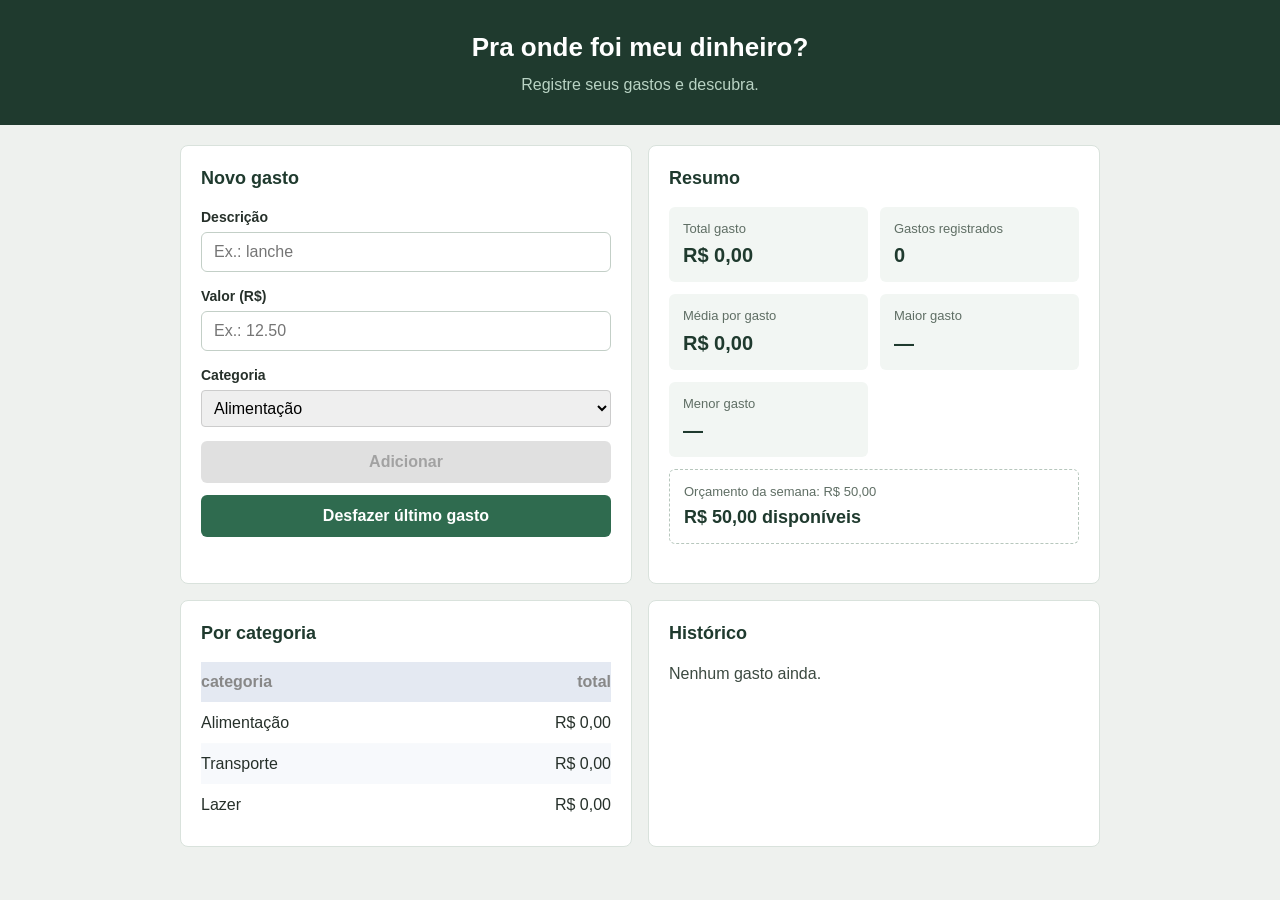
<file: 14_10/index.html>
<!DOCTYPE html>
<html lang="pt-BR">

<head>
    <meta charset="UTF-8">
    <meta name="viewport" content="width=device-width, initial-scale=1.0">
    <title>Pra onde foi meu dinheiro?</title>
    <link rel="stylesheet" href="style.css">
    <script src="script.js" defer></script>
</head>

<body>

    <header class="topo">
        <h1>Pra onde foi meu dinheiro?</h1>
        <p>Registre seus gastos e descubra.</p>
    </header>

    <main class="painel">

        <section class="cartao novo-gasto">
            <h2>Novo gasto</h2>

            <form class="formulario">
                <p>
                    <label for="descricao">Descrição</label>
                    <input type="text" id="descricao" class="campo-descricao" placeholder="Ex.: lanche">
                </p>

                <p>
                    <label for="valor">Valor (R$)</label>
                    <input type="number" id="valor" class="campo-valor" step="0.01" placeholder="Ex.: 12.50">
                </p>

                <p>
                    <label for="categoria">Categoria</label>
                    <select id="categoria" class="campo-categoria">
                        <!-- As opções serão preenchidas dinamicamente pelo JavaScript -->
                    </select>
                </p>

                <button type="submit">Adicionar</button>
                <br>
                <button type="button" class="botao-desfazer">Desfazer último gasto</button>

                <p class="erro"></p>
            </form>
        </section>

        <!-- Cartão "Por categoria" para exibir os totais -->
        <section class="cartao por-categoria">
            <h2>Por categoria</h2>
            <div class="lista-categorias">
                <!-- A tabela de totais por categoria será gerada dinamicamente -->
            </div>
        </section>

        <section class="cartao resumo">
            <h2>Resumo</h2>

            <div class="indicadores">
                <div class="indicador">
                    <span class="rotulo">Total gasto</span>
                    <strong class="total">R$ 0,00</strong>
                </div>

                <div class="indicador">
                    <span class="rotulo">Gastos registrados</span>
                    <strong class="quantidade">0</strong>
                </div>

                <div class="indicador">
                    <span class="rotulo">Média por gasto</span>
                    <strong class="media">R$ 0,00</strong>
                </div>

                <div class="indicador">
                    <span class="rotulo">Maior gasto</span>
                    <strong class="maior">—</strong>
                </div>

                <div class="indicador">
                    <span class="rotulo">Menor gasto</span>
                    <strong class="menor">—</strong>
                </div>
            </div>

            <div class="orcamento">
                <span class="rotulo">Orçamento da semana: R$ 50,00</span>
                <strong class="restante">R$ 50,00 disponíveis</strong>
            </div>
        </section>

        <!-- Cartão de Histórico corrigido -->
        <section class="cartao historico-cartao">
            <h2>Histórico</h2>
            <div class="historico">Nenhum gasto ainda.</div>
        </section>

    </main>

</body>

</html>
</file>
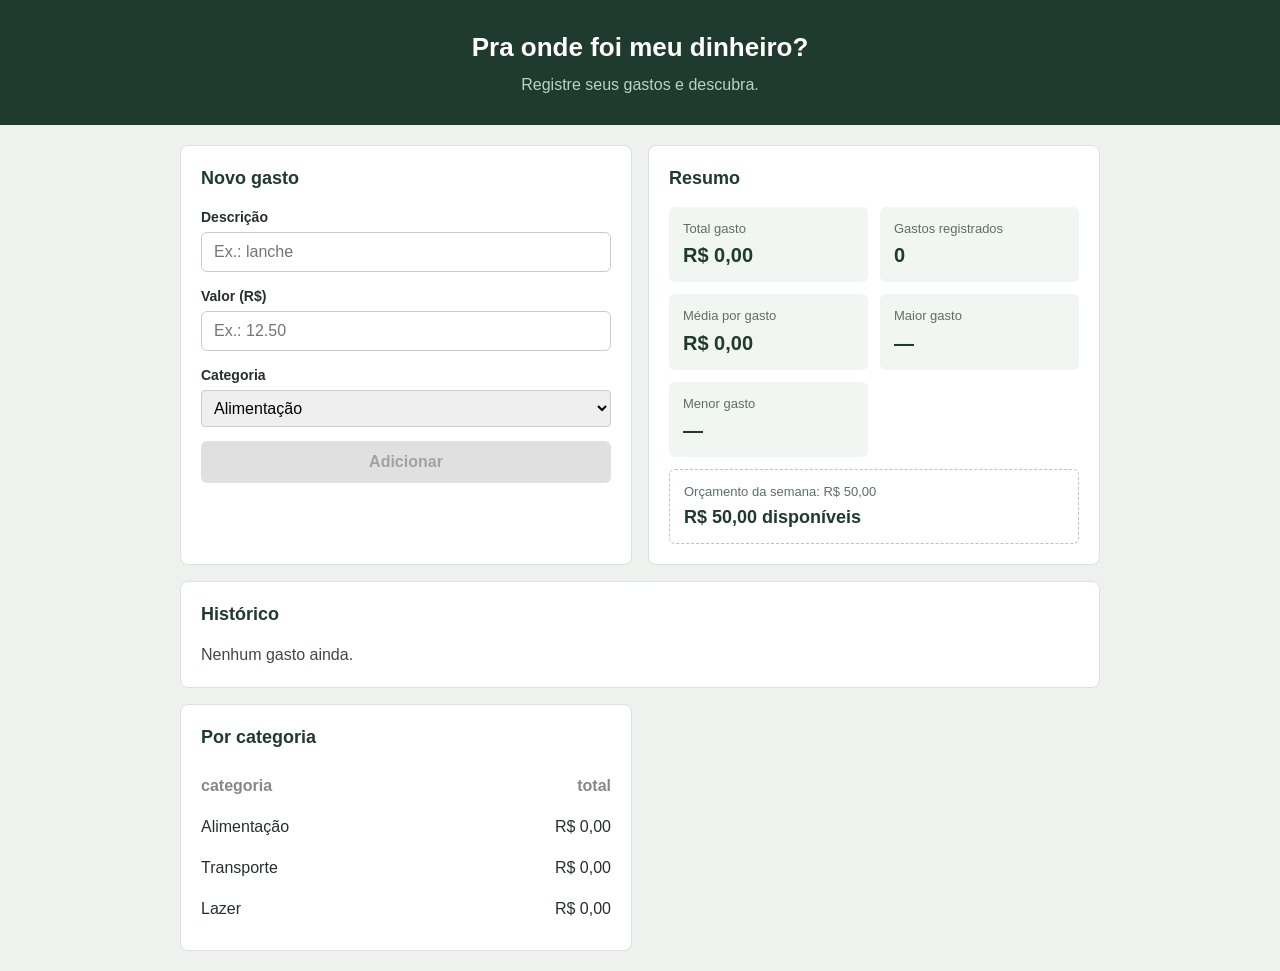
<file: 28_09/index.html>
<!DOCTYPE html>
<html lang="pt-BR">

<head>
    <meta charset="UTF-8">
    <meta name="viewport" content="width=device-width, initial-scale=1.0">
    <title>Pra onde foi meu dinheiro?</title>
    <link rel="stylesheet" href="style.css">
    <script src="script.js" defer></script>
</head>

<body>

    <header class="topo">
        <h1>Pra onde foi meu dinheiro?</h1>
        <p>Registre seus gastos e descubra.</p>
    </header>

    <main class="painel">

        <section class="cartao novo-gasto">
            <h2>Novo gasto</h2>

            <form class="formulario">
                <p>
                    <label for="descricao">Descrição</label>
                    <input type="text" id="descricao" class="campo-descricao" placeholder="Ex.: lanche">
                </p>

                <p>
                    <label for="valor">Valor (R$)</label>
                    <input type="number" id="valor" class="campo-valor" step="0.01" placeholder="Ex.: 12.50">
                </p>

                <!-- NOVO: Campo para seleção da categoria -->
                <p>
                    <label for="categoria">Categoria</label>
                    <select id="categoria" class="campo-categoria">
                        <!-- As opções serão preenchidas dinamicamente pelo JavaScript -->
                    </select>
                </p>

                <button type="submit">Adicionar</button>

                <p class="erro"></p>
            </form>
        </section>

        <!-- NOVO: Cartão "Por categoria" para exibir os totais -->
        <section class="cartao por-categoria">
            <h2>Por categoria</h2>
            <div class="lista-categorias">
                <!-- A tabela/lista de totais por categoria será gerada dinamicamente pelo JavaScript -->
            </div>
        </section>

        <section class="cartao resumo">
            <h2>Resumo</h2>

            <div class="indicadores">
                <div class="indicador">
                    <span class="rotulo">Total gasto</span>
                    <strong class="total">R$ 0,00</strong>
                </div>

                <div class="indicador">
                    <span class="rotulo">Gastos registrados</span>
                    <strong class="quantidade">0</strong>
                </div>

                <div class="indicador">
                    <span class="rotulo">Média por gasto</span>
                    <strong class="media">R$ 0,00</strong>
                </div>

                <div class="indicador">
                    <span class="rotulo">Maior gasto</span>
                    <strong class="maior">—</strong>
                </div>

                <div class="indicador">
                    <span class="rotulo">Menor gasto</span>
                    <strong class="menor">—</strong>
                </div>
            </div>

            <div class="orcamento">
                <span class="rotulo">Orçamento da semana: R$ 50,00</span>
                <strong class="restante">R$ 50,00 disponíveis</strong>
            </div>
        </section>

        <section class="cartao historico-cartao">
            <h2>Histórico</h2>
            <p class="historico">Nenhum gasto ainda.</p>
        </section>

    </main>

</body>

</html>
</file>
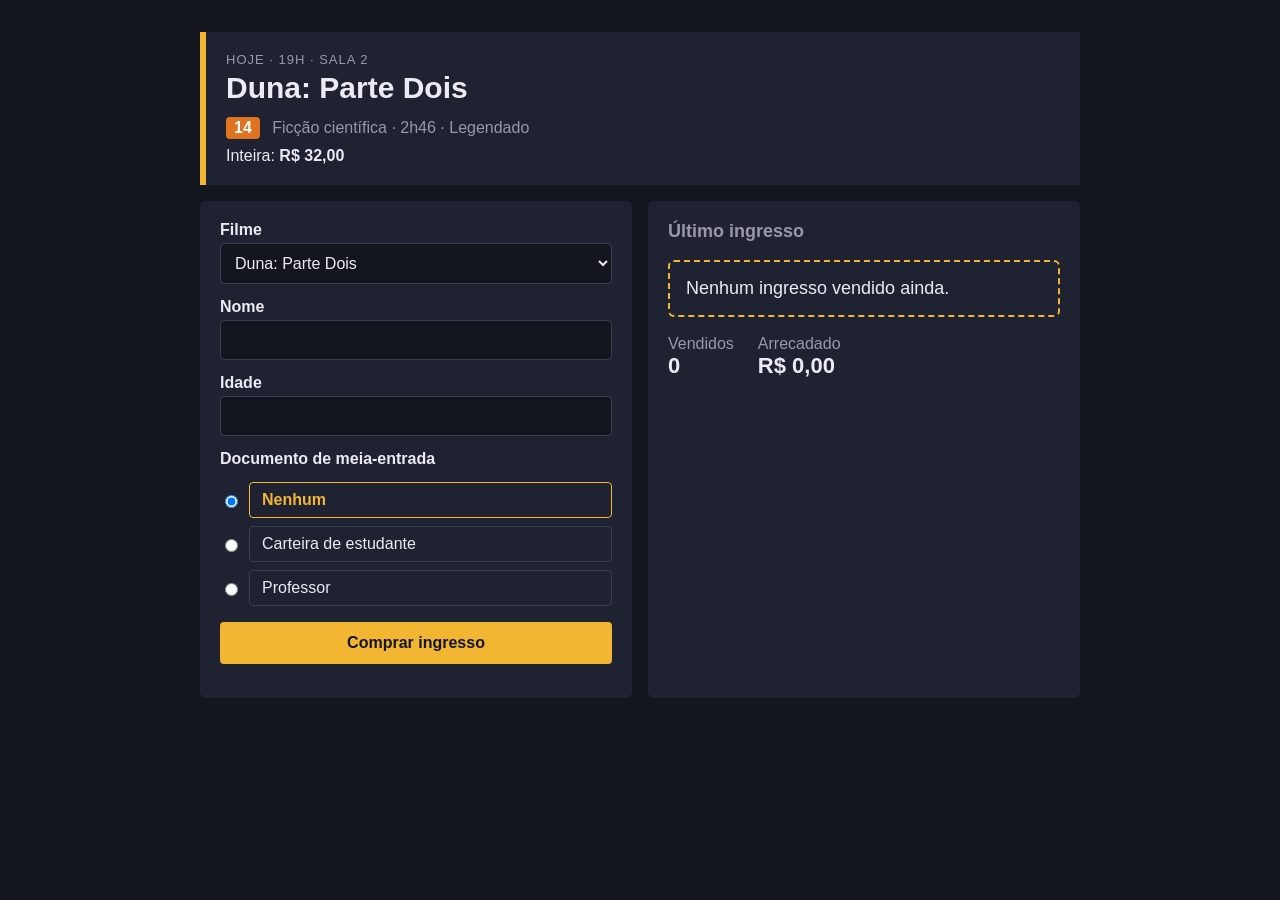
<file: 02_10/4-arrays/index.html>
<!DOCTYPE html>
<html lang="pt-BR">

<head>
    <meta charset="UTF-8">
    <meta name="viewport" content="width=device-width, initial-scale=1.0">
    <title>Bilheteria</title>
    <link rel="stylesheet" href="style.css">
    <script src="script.js" defer></script>
</head>

<body>

    <main class="bilheteria">

        <header class="cartaz">
            <p class="sessao">Hoje · 19h · Sala 2</p>
            <h1 class="titulo-filme">Duna: Parte Dois</h1>
            <p class="detalhes">
                <span class="classificacao-filme">14</span>
                <span class="detalhes-filme">Ficção científica · 2h46 · Legendado</span>
            </p>
            <p class="preco">Inteira: <strong class="preco-filme">R$ 32,00</strong></p>
        </header>

        <form class="formulario">
            <p>
                <label for="filme">Filme</label>
                <select id="filme" class="campo-filme"></select>
            </p>

            <p>
                <label for="nome">Nome</label>
                <input type="text" id="nome" class="campo-nome">
            </p>

            <p>
                <label for="idade">Idade</label>
                <input type="number" id="idade" class="campo-idade">
            </p>

            <p class="rotulo">Documento de meia-entrada</p>
            <p class="opcao">
                <input type="radio" id="nenhum" name="documento" value="nenhum" checked>
                <label for="nenhum">Nenhum</label>
            </p>
            <p class="opcao">
                <input type="radio" id="estudante" name="documento" value="estudante">
                <label for="estudante">Carteira de estudante</label>
            </p>
            <p class="opcao">
                <input type="radio" id="professor" name="documento" value="professor">
                <label for="professor">Professor</label>
            </p>

            <button type="submit" class="botao-comprar">Comprar ingresso</button>
            <p class="erro"></p>
        </form>

        <section class="vendas">
            <h2>Último ingresso</h2>
            <p class="ingresso">Nenhum ingresso vendido ainda.</p>

            <div class="placar">
                <p>Vendidos <strong class="vendidos">0</strong></p>
                <p>Arrecadado <strong class="arrecadado">R$ 0,00</strong></p>
            </div>
        </section>

    </main>

</body>

</html>
</file>
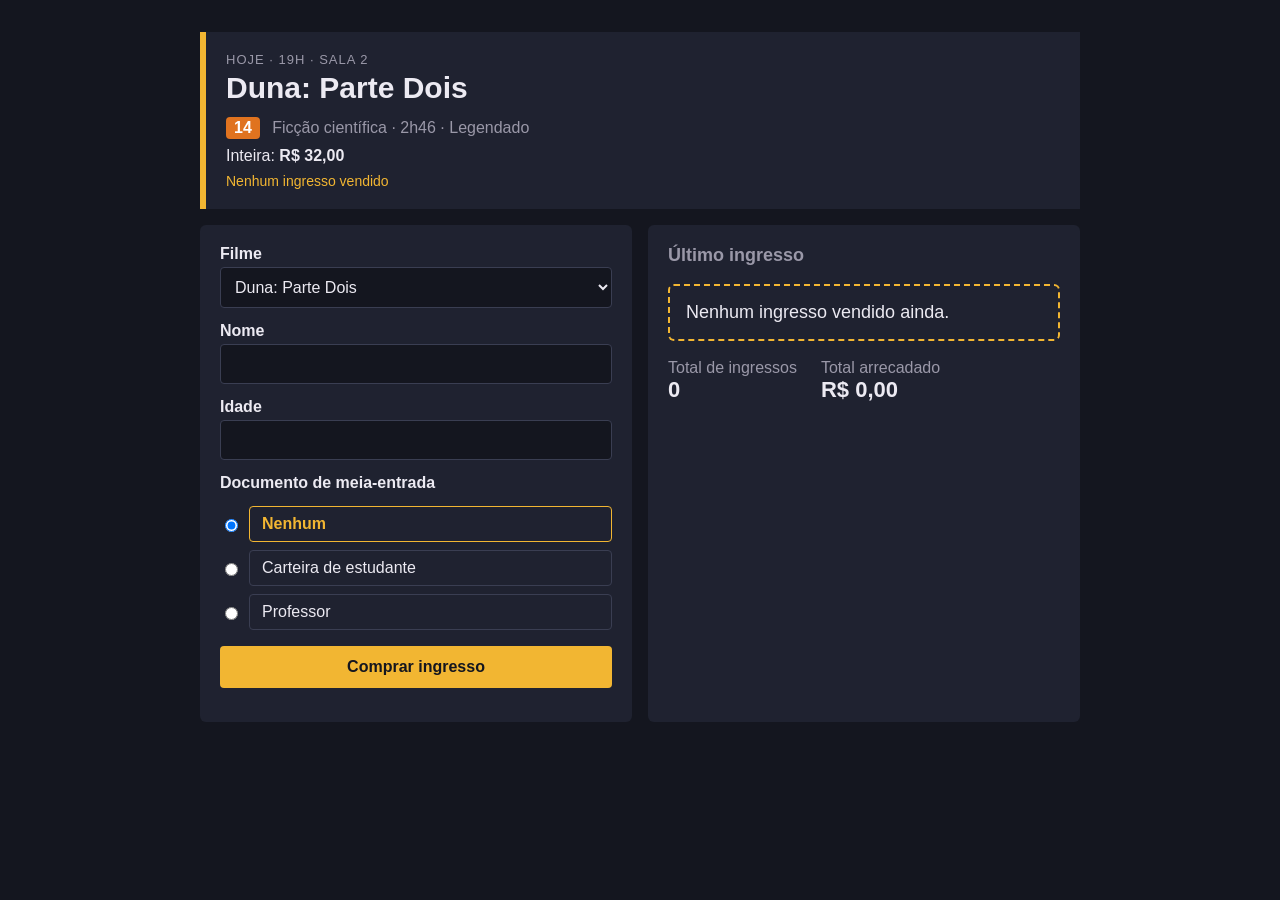
<file: 02_10/5-vendas-por-filme/index.html>
<!DOCTYPE html>
<html lang="pt-BR">

<head>
    <meta charset="UTF-8">
    <meta name="viewport" content="width=device-width, initial-scale=1.0">
    <title>Bilheteria</title>
    <link rel="stylesheet" href="style.css">
    <script src="script.js" defer></script>
</head>

<body>

    <main class="bilheteria">

        <header class="cartaz">
            <p class="sessao">Hoje · 19h · Sala 2</p>
            <h1 class="titulo-filme">Duna: Parte Dois</h1>
            <p class="detalhes">
                <span class="classificacao-filme">14</span>
                <span class="detalhes-filme">Ficção científica · 2h46 · Legendado</span>
            </p>
            <p class="preco">Inteira: <strong class="preco-filme">R$ 32,00</strong></p>
            <p class="vendas-filme">Nenhum ingresso vendido</p>
        </header>

        <form class="formulario">
            <p>
                <label for="filme">Filme</label>
                <select id="filme" class="campo-filme"></select>
            </p>

            <p>
                <label for="nome">Nome</label>
                <input type="text" id="nome" class="campo-nome">
            </p>

            <p>
                <label for="idade">Idade</label>
                <input type="number" id="idade" class="campo-idade">
            </p>

            <p class="rotulo">Documento de meia-entrada</p>
            <p class="opcao">
                <input type="radio" id="nenhum" name="documento" value="nenhum" checked>
                <label for="nenhum">Nenhum</label>
            </p>
            <p class="opcao">
                <input type="radio" id="estudante" name="documento" value="estudante">
                <label for="estudante">Carteira de estudante</label>
            </p>
            <p class="opcao">
                <input type="radio" id="professor" name="documento" value="professor">
                <label for="professor">Professor</label>
            </p>

            <button type="submit" class="botao-comprar">Comprar ingresso</button>
            <p class="erro"></p>
        </form>

        <section class="vendas">
            <h2>Último ingresso</h2>
            <p class="ingresso">Nenhum ingresso vendido ainda.</p>

            <div class="placar">
                <p>Total de ingressos <strong class="vendidos">0</strong></p>
                <p>Total arrecadado <strong class="arrecadado">R$ 0,00</strong></p>
            </div>
        </section>

    </main>

</body>

</html>
</file>
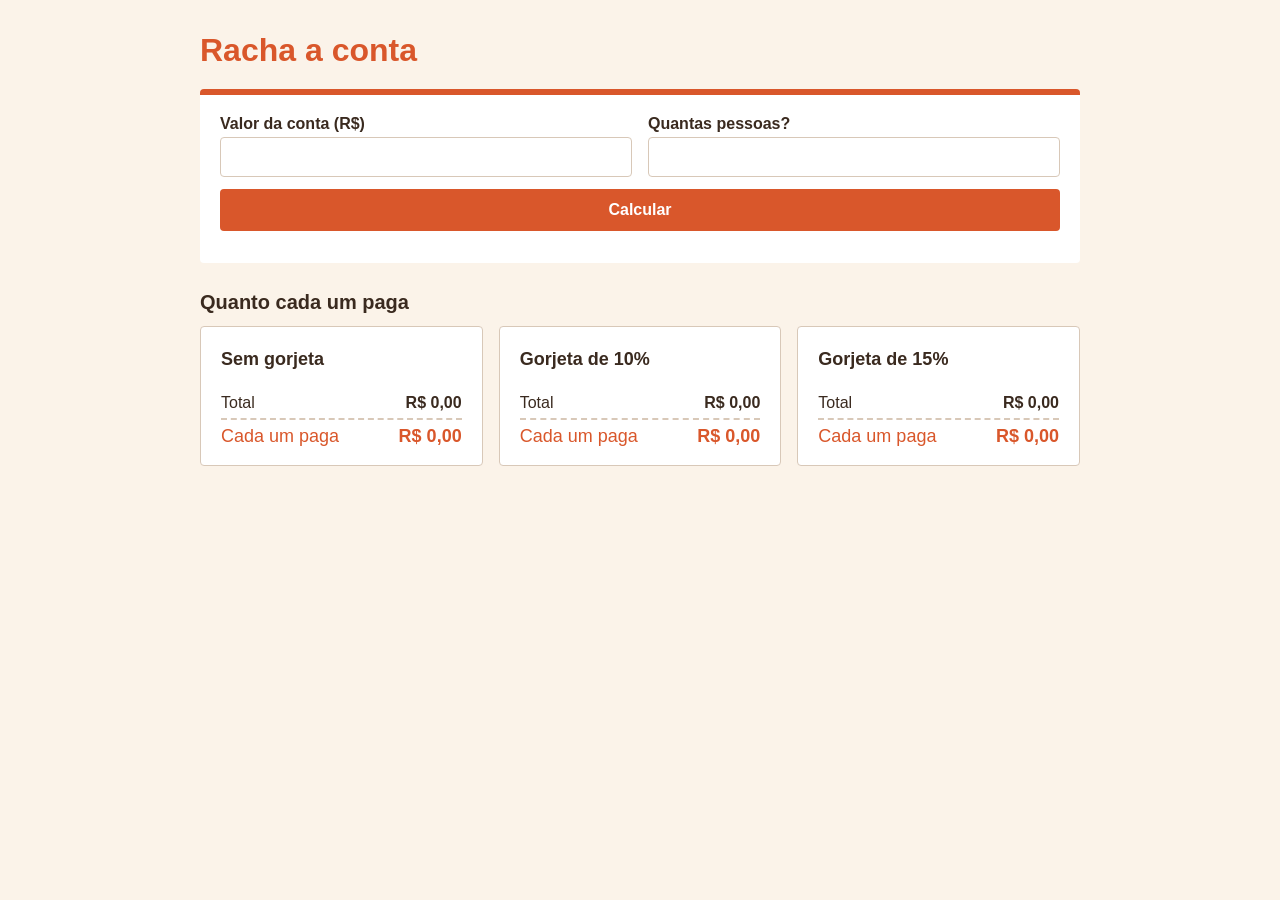
<file: 30_09/Racha a conta/1-so-dez/index.html>
<!DOCTYPE html>
<html lang="pt-BR">

<head>
    <meta charset="UTF-8">
    <meta name="viewport" content="width=device-width, initial-scale=1.0">
    <title>Racha a conta</title>
    <link rel="stylesheet" href="style.css">
    <script src="script.js" defer></script>
</head>

<body>

    <main class="pagina">
        <h1>Racha a conta</h1>

        <form class="formulario">
            <div class="campos">
                <p>
                    <label for="conta">Valor da conta (R$)</label>
                    <input type="number" id="conta" class="campo-conta" step="0.01">
                </p>
                <p>
                    <label for="pessoas">Quantas pessoas?</label>
                    <input type="number" id="pessoas" class="campo-pessoas">
                </p>
            </div>

            <button type="submit">Calcular</button>
            <p class="erro"></p>
        </form>

        <section class="resultados">
            <h2>Quanto cada um paga</h2>

            <div class="cenarios">

                <div class="cenario">
                    <h3>Sem gorjeta</h3>
                    <p>
                        <span>Total</span>
                        <strong class="total-0">R$ 0,00</strong>
                    </p>
                    <p class="por-pessoa">
                        <span>Cada um paga</span>
                        <strong class="pessoa-0">R$ 0,00</strong>
                    </p>
                </div>

                <div class="cenario">
                    <h3>Gorjeta de 10%</h3>
                    <p>
                        <span>Total</span>
                        <strong class="total-10">R$ 0,00</strong>
                    </p>
                    <p class="por-pessoa">
                        <span>Cada um paga</span>
                        <strong class="pessoa-10">R$ 0,00</strong>
                    </p>
                </div>

                <div class="cenario">
                    <h3>Gorjeta de 15%</h3>
                    <p>
                        <span>Total</span>
                        <strong class="total-15">R$ 0,00</strong>
                    </p>
                    <p class="por-pessoa">
                        <span>Cada um paga</span>
                        <strong class="pessoa-15">R$ 0,00</strong>
                    </p>
                </div>

            </div>
        </section>
    </main>

</body>

</html>
</file>
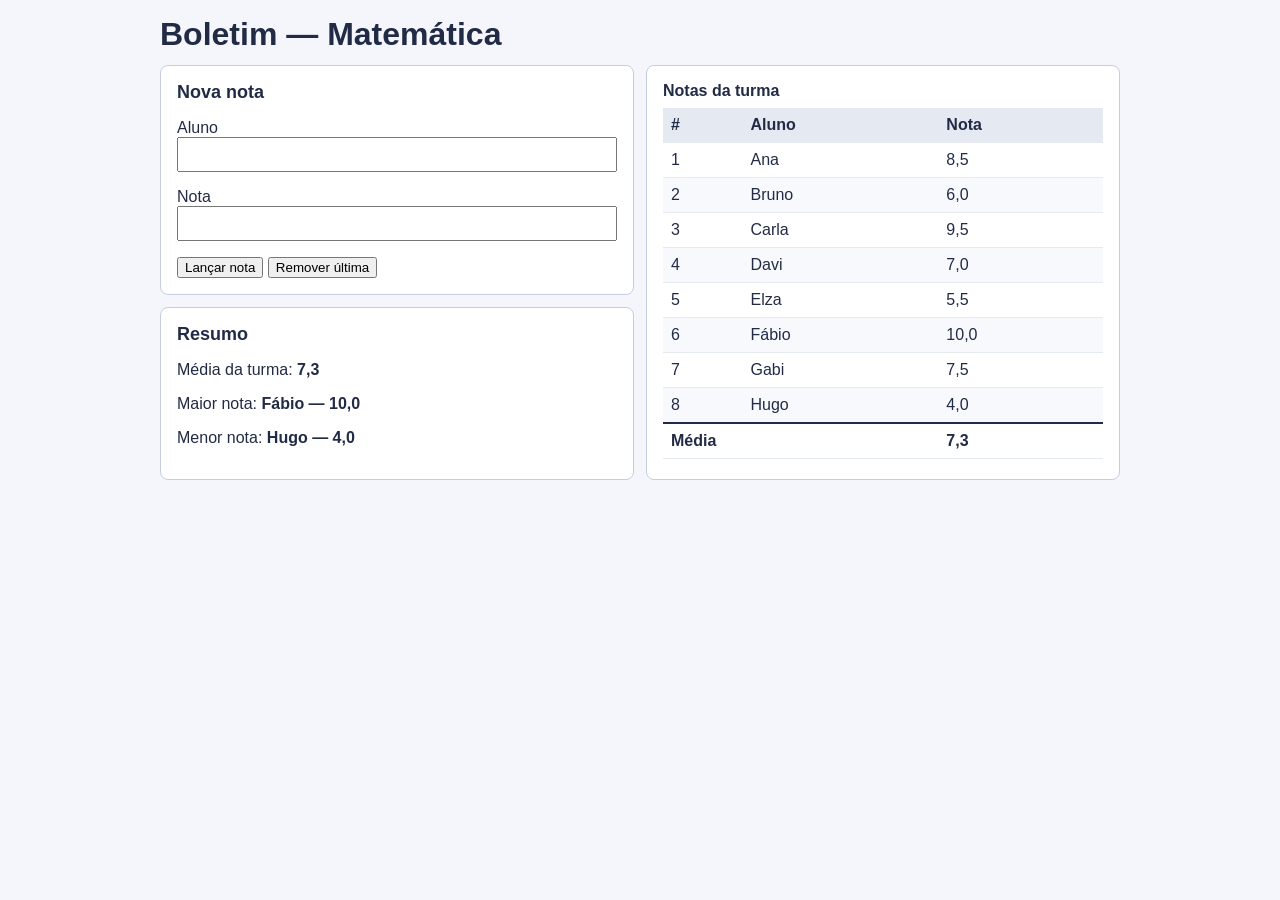
<file: 14_10/exemplo-boletim/index-ex.html>
<!DOCTYPE html>
<html lang="pt-BR">

<head>
    <meta charset="UTF-8">
    <meta name="viewport" content="width=device-width, initial-scale=1.0">
    <title>Boletim</title>
    <link rel="stylesheet" href="style-ex.css">
    <script src="script-ex.js" defer></script>
</head>

<body>

    <main class="boletim">

        <header class="topo">
            <h1>Boletim — Matemática</h1>
        </header>

        <form class="formulario">
            <h2>Nova nota</h2>
            <p>
                <label for="aluno">Aluno</label>
                <input type="text" id="aluno" class="campo-aluno">
            </p>
            <p>
                <label for="nota">Nota</label>
                <input type="number" id="nota" class="campo-nota" min="0" max="10" step="0.5">
            </p>
            <button type="submit">Lançar nota</button>
            <button type="button" class="botao-remover">Remover última</button>
        </form>

        <section class="resumo">
            <h2>Resumo</h2>
            <p>Média da turma: <strong class="media">—</strong></p>
            <p>Maior nota: <strong class="maior">—</strong></p>
            <p>Menor nota: <strong class="menor">—</strong></p>
        </section>

        <section class="notas">
            <table>
                    <caption>Notas da turma</caption>
                    <thead>
                        <tr>
                            <th>#</th>
                            <th>Aluno</th>
                            <th>Nota</th>
                        </tr>
                    </thead>
                    <tbody class="linhas"></tbody>
                    <tfoot>
                        <tr>
                            <th colspan="2">Média</th>
                            <td class="media-rodape">—</td>
                        </tr>
                    </tfoot>
            </table>
        </section>

    </main>

</body>

</html>
</file>
<file: 14_10/style.css>
/* ===========================================================
   Pra onde foi meu dinheiro?
   =========================================================== */

* {
    box-sizing: border-box;
}

html {
    background-color: #eef1ee;
}

body {
    margin: 0;
    font-family: "Segoe UI", Roboto, Helvetica, Arial, sans-serif;
    font-size: 16px;
    line-height: 1.5;
    color: #26302a;
}


/* -----------------------------------------------------------
   Topo
   ----------------------------------------------------------- */

.topo {
    padding: 28px 20px;
    background-color: #1f3a2e;
    color: #ffffff;
    text-align: center;
}

.topo h1 {
    margin: 0;
    font-size: 26px;
}

.topo p {
    margin: 6px 0 0 0;
    color: #b9d3c4;
}


/* -----------------------------------------------------------
   Painel — celular primeiro
   ----------------------------------------------------------- */

.painel {
    display: grid;
    gap: 16px;
    max-width: 960px;
    margin: 0 auto;
    padding: 20px;

    grid-template-areas:
        "novo"
        "resumo"
        "historico";
}

.novo-gasto       { grid-area: novo; }
.resumo           { grid-area: resumo; }
.historico-cartao { grid-area: historico; }

.cartao {
    padding: 4px 20px 20px 20px;
    border-radius: 8px;
    background-color: #ffffff;
    border: 1px solid #d9e2dc;
}

.cartao h2 {
    font-size: 18px;
    color: #1f3a2e;
}


/* -----------------------------------------------------------
   Formulário
   ----------------------------------------------------------- */

.formulario p {
    margin: 0 0 14px 0;
}

label {
    display: block;
    margin-bottom: 4px;
    font-size: 14px;
    font-weight: bold;
}

input {
    width: 100%;
    padding: 10px 12px;
    border: 1px solid #c3cfc7;
    border-radius: 6px;
    font-family: inherit;
    font-size: 16px;
}

button {
    width: 100%;
    padding: 12px;
    border: none;
    border-radius: 6px;
    background-color: #2f6b4f;
    color: #ffffff;
    font-family: inherit;
    font-size: 16px;
    font-weight: bold;
    cursor: pointer;
    margin-bottom: 12px;
}

button:hover {
    background-color: #25563f;
}

.erro {
    margin: 12px 0 0 0;
    color: #b3261e;
    font-weight: bold;
}


/* -----------------------------------------------------------
   Resumo
   ----------------------------------------------------------- */

.indicadores {
    display: grid;
    grid-template-columns: 1fr 1fr;
    gap: 12px;
}

.indicador {
    padding: 12px 14px;
    border-radius: 6px;
    background-color: #f2f6f3;
}

.rotulo {
    display: block;
    font-size: 13px;
    color: #5f6e64;
}

.indicador strong {
    display: block;
    margin-top: 2px;
    font-size: 20px;
    color: #1f3a2e;
}


/* -----------------------------------------------------------
   Orçamento
   ----------------------------------------------------------- */

.orcamento {
    margin-top: 12px;
    padding: 12px 14px;
    border-radius: 6px;
    border: 1px dashed #b7c7bd;
}

.orcamento strong {
    display: block;
    margin-top: 2px;
    font-size: 18px;
    color: #1f3a2e;
}

/* Quando o total passa do orçamento. */
.indicador strong.estourado,
.orcamento strong.estourado {
    color: #b3261e;
}


/* -----------------------------------------------------------
   Histórico
   ----------------------------------------------------------- */

.historico {
    margin: 0;
    color: #3c4a41;

    /* Faz o \n dentro do texto virar quebra de linha na tela. */
    white-space: pre-line;
}


/* -----------------------------------------------------------
   A partir de 800px: formulário e resumo lado a lado
   ----------------------------------------------------------- */

@media (min-width: 800px) {

    .painel {
        grid-template-columns: 1fr 1fr;
        grid-template-areas:
            "novo      resumo"
            "categoria historico";
    }

}

/* Estado desabilitado do botão */
button:disabled {
    background-color: #ccc;
    color: #666;
    cursor: not-allowed;
    opacity: 0.6;
}

/* Garante que o efeito de hover não se aplique se estiver desabilitado */
button:disabled:hover {
    background-color: #ccc;
}

/* Estilo do campo de seleção de categoria */
.campo-categoria {
    width: 100%;
    padding: 8px;
    border: 1px solid #ccc;
    border-radius: 4px;
    font-size: 1rem;
    box-sizing: border-box;
}

/* Estilo da tabela do cartão "Por categoria" */
.tabela-categorias {
    width: 100%;
    border-collapse: collapse;
    margin-top: 8px;
}

.tabela-categorias th,
.tabela-categorias td {
    padding: 8px 0;
    text-align: left;
    border-bottom: 1px solid rgba(255, 255, 255, 0.1);
}

.tabela-categorias th {
    font-weight: bold;
    color: #888;
}

.tabela-categorias td:last-child,
.tabela-categorias th:last-child {
    text-align: right;
}

table {
    width: 100%;
    border-collapse: collapse;
}

caption {
    padding-bottom: 8px;
    font-weight: bold;
    text-align: left;
}

th,
td {
    padding: 8px;
    border-bottom: 1px solid #e4e9f2;
    text-align: left;
}

/* O cabeçalho com um fundo diferente */
thead th {
    background-color: #e4e9f2;
}

/* Linhas zebradas, só no corpo da tabela */
tbody tr:nth-child(even) {
    background-color: #f7f9fc;
}

tfoot th,
tfoot td {
    border-top: 2px solid #222b45;
    font-weight: bold;
}
/* Garante que a tabela do histórico preencha o cartão bonitinho */
.historico table {
    width: 100%;
    margin-top: 10px;
    border-collapse: collapse;
}

.historico caption {
    font-weight: bold;
    text-align: left;
    margin-bottom: 6px;
    color: #1f3a2e;
}

.historico th,
.historico td {
    padding: 8px;
    border-bottom: 1px solid #e4e9f2;
    text-align: left;
    font-size: 14px;
}

.historico thead th {
    background-color: #e4e9f2;
    color: #26302a;
}

.historico tbody tr:nth-child(even) {
    background-color: #f7f9fc;
}

.historico tfoot td {
    border-top: 2px solid #1f3a2e;
    font-weight: bold;
}
</file>
<file: 28_09/style.css>
/* ===========================================================
   Pra onde foi meu dinheiro?
   =========================================================== */

* {
    box-sizing: border-box;
}

html {
    background-color: #eef1ee;
}

body {
    margin: 0;
    font-family: "Segoe UI", Roboto, Helvetica, Arial, sans-serif;
    font-size: 16px;
    line-height: 1.5;
    color: #26302a;
}


/* -----------------------------------------------------------
   Topo
   ----------------------------------------------------------- */

.topo {
    padding: 28px 20px;
    background-color: #1f3a2e;
    color: #ffffff;
    text-align: center;
}

.topo h1 {
    margin: 0;
    font-size: 26px;
}

.topo p {
    margin: 6px 0 0 0;
    color: #b9d3c4;
}


/* -----------------------------------------------------------
   Painel — celular primeiro
   ----------------------------------------------------------- */

.painel {
    display: grid;
    gap: 16px;
    max-width: 960px;
    margin: 0 auto;
    padding: 20px;

    grid-template-areas:
        "novo"
        "resumo"
        "historico";
}

.novo-gasto       { grid-area: novo; }
.resumo           { grid-area: resumo; }
.historico-cartao { grid-area: historico; }

.cartao {
    padding: 4px 20px 20px 20px;
    border-radius: 8px;
    background-color: #ffffff;
    border: 1px solid #d9e2dc;
}

.cartao h2 {
    font-size: 18px;
    color: #1f3a2e;
}


/* -----------------------------------------------------------
   Formulário
   ----------------------------------------------------------- */

.formulario p {
    margin: 0 0 14px 0;
}

label {
    display: block;
    margin-bottom: 4px;
    font-size: 14px;
    font-weight: bold;
}

input {
    width: 100%;
    padding: 10px 12px;
    border: 1px solid #c3cfc7;
    border-radius: 6px;
    font-family: inherit;
    font-size: 16px;
}

button {
    width: 100%;
    padding: 12px;
    border: none;
    border-radius: 6px;
    background-color: #2f6b4f;
    color: #ffffff;
    font-family: inherit;
    font-size: 16px;
    font-weight: bold;
    cursor: pointer;
}

button:hover {
    background-color: #25563f;
}

.erro {
    margin: 12px 0 0 0;
    color: #b3261e;
    font-weight: bold;
}


/* -----------------------------------------------------------
   Resumo
   ----------------------------------------------------------- */

.indicadores {
    display: grid;
    grid-template-columns: 1fr 1fr;
    gap: 12px;
}

.indicador {
    padding: 12px 14px;
    border-radius: 6px;
    background-color: #f2f6f3;
}

.rotulo {
    display: block;
    font-size: 13px;
    color: #5f6e64;
}

.indicador strong {
    display: block;
    margin-top: 2px;
    font-size: 20px;
    color: #1f3a2e;
}


/* -----------------------------------------------------------
   Orçamento
   ----------------------------------------------------------- */

.orcamento {
    margin-top: 12px;
    padding: 12px 14px;
    border-radius: 6px;
    border: 1px dashed #b7c7bd;
}

.orcamento strong {
    display: block;
    margin-top: 2px;
    font-size: 18px;
    color: #1f3a2e;
}

/* Quando o total passa do orçamento. */
.indicador strong.estourado,
.orcamento strong.estourado {
    color: #b3261e;
}


/* -----------------------------------------------------------
   Histórico
   ----------------------------------------------------------- */

.historico {
    margin: 0;
    color: #3c4a41;

    /* Faz o \n dentro do texto virar quebra de linha na tela. */
    white-space: pre-line;
}


/* -----------------------------------------------------------
   A partir de 800px: formulário e resumo lado a lado
   ----------------------------------------------------------- */

@media (min-width: 800px) {

    .painel {
        grid-template-columns: 1fr 1fr;
        grid-template-areas:
            "novo      resumo"
            "historico historico";
    }

}

/* Estado desabilitado do botão */
button:disabled {
    background-color: #ccc;
    color: #666;
    cursor: not-allowed;
    opacity: 0.6;
}

/* Garante que o efeito de hover não se aplique se estiver desabilitado */
button:disabled:hover {
    background-color: #ccc;
}

/* Estilo do campo de seleção de categoria */
.campo-categoria {
    width: 100%;
    padding: 8px;
    border: 1px solid #ccc;
    border-radius: 4px;
    font-size: 1rem;
    box-sizing: border-box;
}

/* Estilo da tabela do cartão "Por categoria" */
.tabela-categorias {
    width: 100%;
    border-collapse: collapse;
    margin-top: 8px;
}

.tabela-categorias th,
.tabela-categorias td {
    padding: 8px 0;
    text-align: left;
    border-bottom: 1px solid rgba(255, 255, 255, 0.1);
}

.tabela-categorias th {
    font-weight: bold;
    color: #888;
}

.tabela-categorias td:last-child,
.tabela-categorias th:last-child {
    text-align: right;
}
</file>
<file: 02_10/4-arrays/style.css>
:root {
    --cor-fundo: #14161f;
    --cor-cartao: #1f2230;
    --cor-texto: #eceaf2;
    --cor-suave: #9a98a8;
    --cor-destaque: #f2b632;
    --cor-alerta: #ff7a6b;
}

* {
    box-sizing: border-box;
}

body {
    margin: 0;
    padding: 32px 16px;
    background-color: var(--cor-fundo);
    font-family: "Segoe UI", Roboto, Helvetica, Arial, sans-serif;
    color: var(--cor-texto);
}

.bilheteria {
    display: grid;
    gap: 16px;
    max-width: 880px;
    margin: 0 auto;
}


/* Cartaz */

.cartaz {
    padding: 20px;
    border-left: 6px solid var(--cor-destaque);
    background-color: var(--cor-cartao);
}

.sessao {
    margin: 0;
    color: var(--cor-suave);
    text-transform: uppercase;
    font-size: 13px;
    letter-spacing: 1px;
}

.titulo-filme {
    margin: 4px 0 12px 0;
    font-size: 30px;
}

.detalhes {
    margin: 0;
    color: var(--cor-suave);
}

.preco {
    margin: 8px 0 0 0;
}

.classificacao-filme {
    display: inline-block;
    margin-right: 8px;
    padding: 2px 8px;
    border-radius: 4px;
    background-color: #e0731f;
    color: #ffffff;
    font-weight: bold;
}


/* Formulário */

.formulario,
.vendas {
    padding: 20px;
    border-radius: 6px;
    background-color: var(--cor-cartao);
}

.formulario p {
    margin: 0 0 14px 0;
}

label,
.rotulo {
    display: block;
    margin-bottom: 4px;
    font-weight: bold;
}

input[type="text"],
input[type="number"],
select {
    width: 100%;
    padding: 10px;
    border: 1px solid #3a3e52;
    border-radius: 4px;
    background-color: var(--cor-fundo);
    color: var(--cor-texto);
    font-size: 16px;
}

.formulario .opcao {
    display: flex;
    align-items: center;
    gap: 8px;
    margin-bottom: 8px;
}

/* Cada opção é um cartão... */
.opcao label {
    flex-grow: 1;
    margin: 0;
    padding: 8px 12px;
    border: 1px solid #3a3e52;
    border-radius: 4px;
    font-weight: normal;
    cursor: pointer;
}

/* ...que acende quando o radio logo antes dele está marcado.
   O + seleciona o elemento que vem logo depois. */
input:checked + label {
    border-color: var(--cor-destaque);
    color: var(--cor-destaque);
    font-weight: bold;
}

button {
    width: 100%;
    margin-top: 8px;
    padding: 12px;
    border: none;
    border-radius: 4px;
    background-color: var(--cor-destaque);
    color: var(--cor-fundo);
    font-size: 16px;
    font-weight: bold;
    cursor: pointer;
}

/* Pseudo-classes: o estado do elemento, não o elemento */

button:hover {
    background-color: #ffc94d;
}

input:focus-visible,
select:focus-visible,
button:focus-visible {
    outline: 3px solid var(--cor-destaque);
    outline-offset: 2px;
}

.erro {
    color: var(--cor-alerta);
    font-weight: bold;
}


/* Vendas */

.vendas h2 {
    margin-top: 0;
    font-size: 18px;
    color: var(--cor-suave);
}

.ingresso {
    padding: 16px;
    border: 2px dashed var(--cor-destaque);
    border-radius: 6px;
    font-size: 18px;
}

.ingresso.recusado {
    border-color: var(--cor-alerta);
    color: var(--cor-alerta);
}

.placar {
    display: flex;
    gap: 24px;
}

.placar p {
    margin: 0;
    color: var(--cor-suave);
}

.placar strong {
    display: block;
    font-size: 22px;
    color: var(--cor-texto);
}


/* A partir de 800px: formulário e vendas lado a lado */

@media (min-width: 800px) {

    .bilheteria {
        grid-template-columns: 1fr 1fr;
        grid-template-areas:
            "cartaz     cartaz"
            "formulario vendas";
    }

    .cartaz     { grid-area: cartaz; }
    .formulario { grid-area: formulario; }
    .vendas     { grid-area: vendas; }

}
</file>
<file: 02_10/5-vendas-por-filme/style.css>
:root {
    --cor-fundo: #14161f;
    --cor-cartao: #1f2230;
    --cor-texto: #eceaf2;
    --cor-suave: #9a98a8;
    --cor-destaque: #f2b632;
    --cor-alerta: #ff7a6b;
}

* {
    box-sizing: border-box;
}

body {
    margin: 0;
    padding: 32px 16px;
    background-color: var(--cor-fundo);
    font-family: "Segoe UI", Roboto, Helvetica, Arial, sans-serif;
    color: var(--cor-texto);
}

.bilheteria {
    display: grid;
    gap: 16px;
    max-width: 880px;
    margin: 0 auto;
}


/* Cartaz */

.cartaz {
    padding: 20px;
    border-left: 6px solid var(--cor-destaque);
    background-color: var(--cor-cartao);
}

.sessao {
    margin: 0;
    color: var(--cor-suave);
    text-transform: uppercase;
    font-size: 13px;
    letter-spacing: 1px;
}

.titulo-filme {
    margin: 4px 0 12px 0;
    font-size: 30px;
}

.detalhes {
    margin: 0;
    color: var(--cor-suave);
}

.preco {
    margin: 8px 0 0 0;
}

.vendas-filme {
    margin: 8px 0 0 0;
    color: var(--cor-destaque);
    font-size: 14px;
}

.classificacao-filme {
    display: inline-block;
    margin-right: 8px;
    padding: 2px 8px;
    border-radius: 4px;
    background-color: #e0731f;
    color: #ffffff;
    font-weight: bold;
}


/* Formulário */

.formulario,
.vendas {
    padding: 20px;
    border-radius: 6px;
    background-color: var(--cor-cartao);
}

.formulario p {
    margin: 0 0 14px 0;
}

label,
.rotulo {
    display: block;
    margin-bottom: 4px;
    font-weight: bold;
}

input[type="text"],
input[type="number"],
select {
    width: 100%;
    padding: 10px;
    border: 1px solid #3a3e52;
    border-radius: 4px;
    background-color: var(--cor-fundo);
    color: var(--cor-texto);
    font-size: 16px;
}

.formulario .opcao {
    display: flex;
    align-items: center;
    gap: 8px;
    margin-bottom: 8px;
}

/* Cada opção é um cartão... */
.opcao label {
    flex-grow: 1;
    margin: 0;
    padding: 8px 12px;
    border: 1px solid #3a3e52;
    border-radius: 4px;
    font-weight: normal;
    cursor: pointer;
}

/* ...que acende quando o radio logo antes dele está marcado.
   O + seleciona o elemento que vem logo depois. */
input:checked + label {
    border-color: var(--cor-destaque);
    color: var(--cor-destaque);
    font-weight: bold;
}

button {
    width: 100%;
    margin-top: 8px;
    padding: 12px;
    border: none;
    border-radius: 4px;
    background-color: var(--cor-destaque);
    color: var(--cor-fundo);
    font-size: 16px;
    font-weight: bold;
    cursor: pointer;
}

/* Pseudo-classes: o estado do elemento, não o elemento */

button:hover {
    background-color: #ffc94d;
}

input:focus-visible,
select:focus-visible,
button:focus-visible {
    outline: 3px solid var(--cor-destaque);
    outline-offset: 2px;
}

.erro {
    color: var(--cor-alerta);
    font-weight: bold;
}


/* Vendas */

.vendas h2 {
    margin-top: 0;
    font-size: 18px;
    color: var(--cor-suave);
}

.ingresso {
    padding: 16px;
    border: 2px dashed var(--cor-destaque);
    border-radius: 6px;
    font-size: 18px;
}

.ingresso.recusado {
    border-color: var(--cor-alerta);
    color: var(--cor-alerta);
}

.placar {
    display: flex;
    gap: 24px;
}

.placar p {
    margin: 0;
    color: var(--cor-suave);
}

.placar strong {
    display: block;
    font-size: 22px;
    color: var(--cor-texto);
}


/* A partir de 800px: formulário e vendas lado a lado */

@media (min-width: 800px) {

    .bilheteria {
        grid-template-columns: 1fr 1fr;
        grid-template-areas:
            "cartaz     cartaz"
            "formulario vendas";
    }

    .cartaz     { grid-area: cartaz; }
    .formulario { grid-area: formulario; }
    .vendas     { grid-area: vendas; }

}
</file>
<file: 30_09/Racha a conta/1-so-dez/style.css>
* {
    box-sizing: border-box;
}

body {
    margin: 0;
    padding: 32px 16px;
    background-color: #fbf3e9;
    font-family: "Segoe UI", Roboto, Helvetica, Arial, sans-serif;
    color: #3a2a1f;
}

.pagina {
    max-width: 880px;
    margin: 0 auto;
}

h1 {
    margin: 0 0 20px 0;
    color: #d9572b;
}


/* Formulário */

.formulario {
    padding: 20px;
    background-color: #ffffff;
    border-top: 6px solid #d9572b;
    border-radius: 4px;
}

.campos p {
    margin: 0 0 12px 0;
}

label {
    display: block;
    font-weight: bold;
}

input {
    width: 100%;
    margin-top: 4px;
    padding: 10px;
    border: 1px solid #d8c8b8;
    border-radius: 4px;
    font-size: 16px;
}

button {
    width: 100%;
    padding: 12px;
    border: none;
    border-radius: 4px;
    background-color: #d9572b;
    color: #ffffff;
    font-size: 16px;
    font-weight: bold;
    cursor: pointer;
}

.erro {
    margin: 12px 0 0 0;
    color: #b3261e;
    font-weight: bold;
}


/* Cenários */

.resultados h2 {
    margin: 28px 0 12px 0;
    font-size: 20px;
}

.cenarios {
    display: grid;
    gap: 16px;
}

.cenario {
    padding: 4px 20px 12px 20px;
    background-color: #ffffff;
    border: 1px solid #d8c8b8;
    border-radius: 4px;
}

.cenario h3 {
    font-size: 18px;
}

.cenario p {
    display: flex;
    justify-content: space-between;
    margin: 0;
    padding: 6px 0;
}

.cenario strong {
    white-space: nowrap;
}

.por-pessoa {
    border-top: 2px dashed #d8c8b8;
    font-size: 18px;
    color: #d9572b;
}


/* A partir de 900px: os três cenários lado a lado */

@media (min-width: 900px) {

    .campos {
        display: grid;
        grid-template-columns: 1fr 1fr;
        gap: 16px;
    }

    .cenarios {
        grid-template-columns: 1fr 1fr 1fr;
    }

}
</file>
<file: 14_10/exemplo-boletim/style-ex.css>
* {
    box-sizing: border-box;
}

body {
    margin: 0;
    padding: 16px;
    font-family: Arial, sans-serif;
    background-color: #f4f6fb;
    color: #222b45;
}

.boletim {
    display: grid;
    gap: 12px;
    max-width: 960px;
    margin: 0 auto;
    grid-template-areas:
        "topo"
        "formulario"
        "resumo"
        "notas";
}

.topo       { grid-area: topo; }
.formulario { grid-area: formulario; }
.resumo     { grid-area: resumo; }
.notas      { grid-area: notas; }

.formulario,
.resumo,
.notas {
    padding: 16px;
    border: 1px solid #c5cee0;
    border-radius: 8px;
    background-color: #ffffff;
}

h1 {
    margin: 0;
}

h2 {
    margin-top: 0;
    font-size: 18px;
}

label {
    display: block;
}

input {
    width: 100%;
    padding: 8px;
}


/* ----- A tabela ----- */

table {
    width: 100%;
    border-collapse: collapse;
}

caption {
    padding-bottom: 8px;
    font-weight: bold;
    text-align: left;
}

th,
td {
    padding: 8px;
    border-bottom: 1px solid #e4e9f2;
    text-align: left;
}

/* O cabeçalho com um fundo diferente */
thead th {
    background-color: #e4e9f2;
}

/* Linhas zebradas, só no corpo da tabela */
tbody tr:nth-child(even) {
    background-color: #f7f9fc;
}

tfoot th,
tfoot td {
    border-top: 2px solid #222b45;
    font-weight: bold;
}


@media (min-width: 800px) {

    .boletim {
        grid-template-columns: 1fr 1fr;
        grid-template-areas:
            "topo       topo"
            "formulario notas"
            "resumo     notas";
    }

}
</file>
